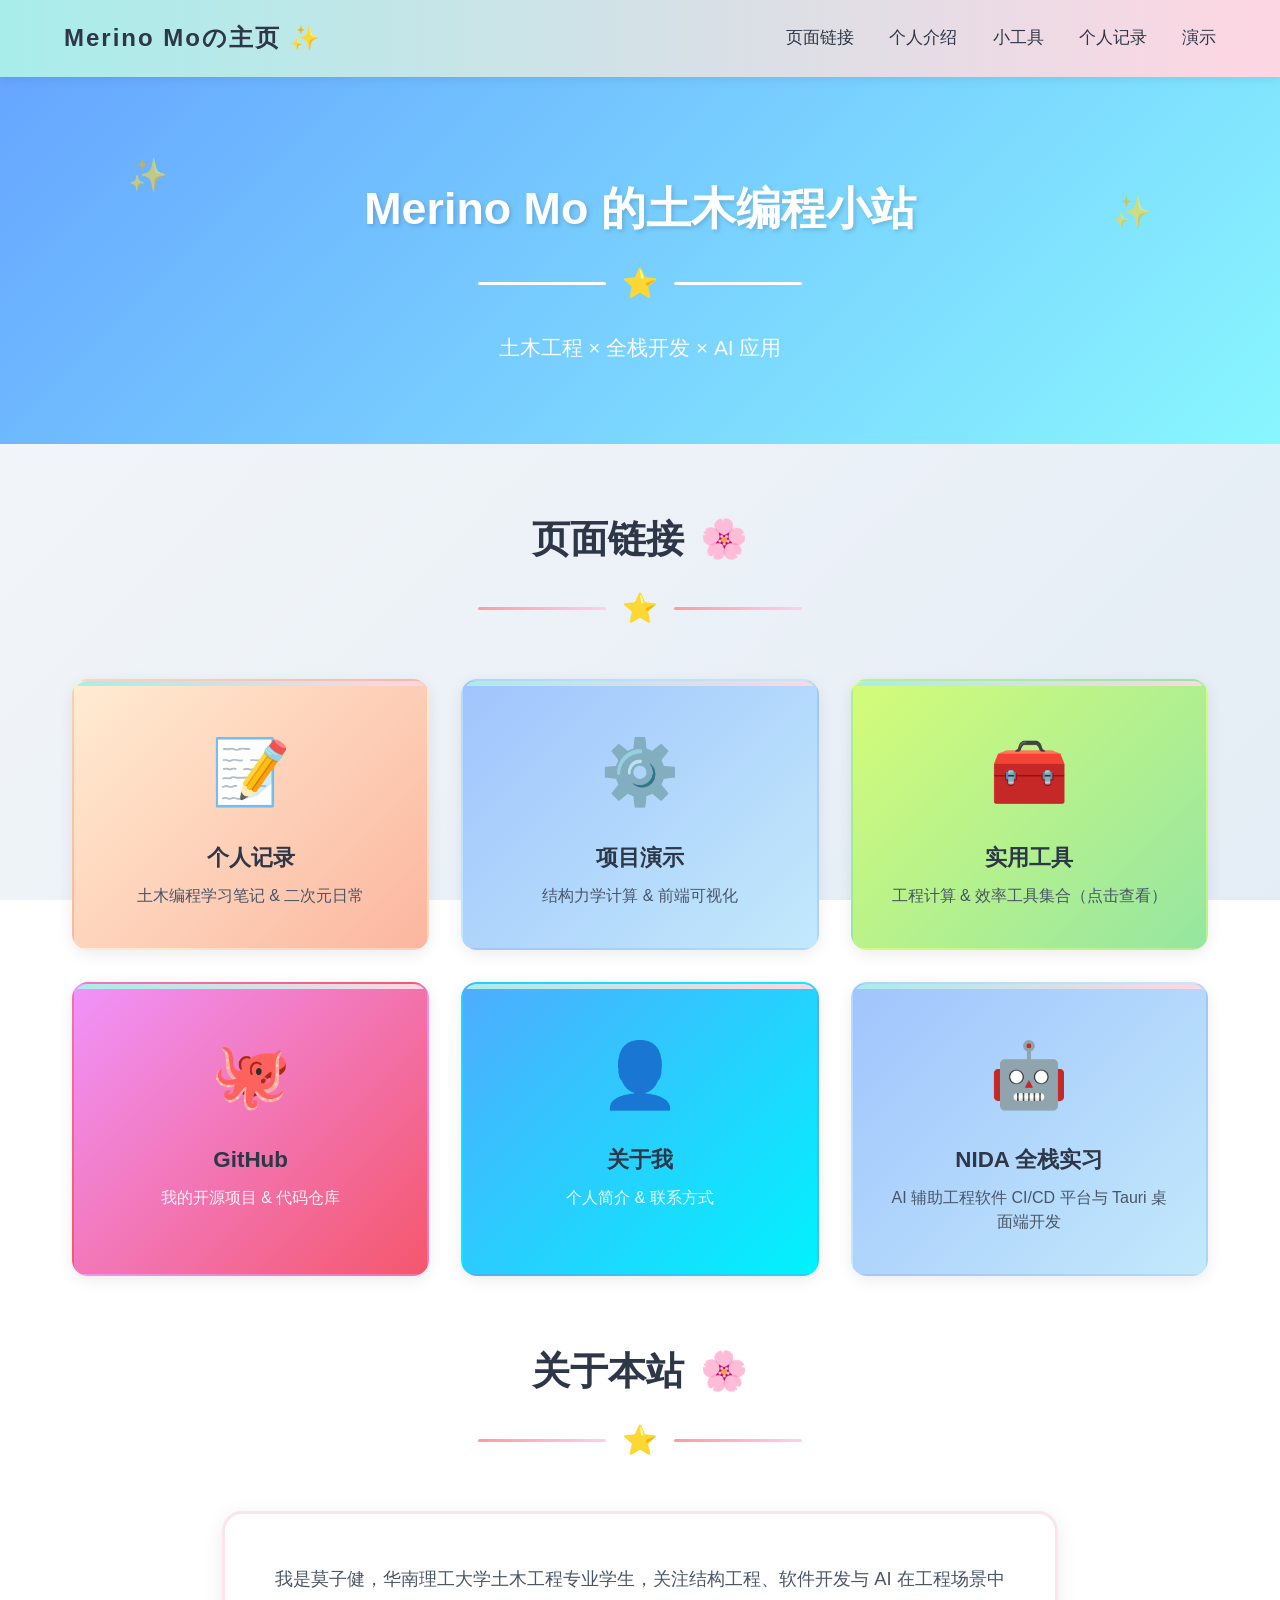
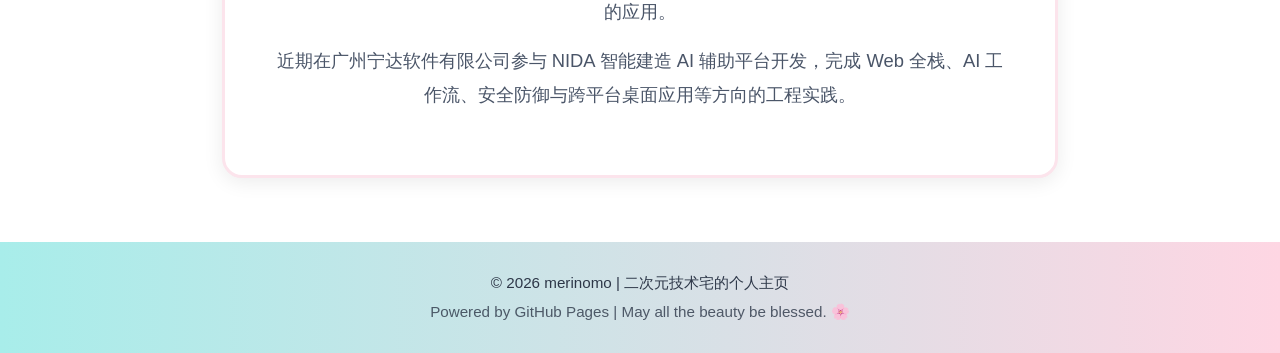
<file: index.html>
<!DOCTYPE html>
<html lang="zh-CN">
<head>
    <meta charset="UTF-8">
    <link rel="icon" href="/favicon.svg" type="image/svg+xml">
    <meta name="description" content="Merino Mo 的个人主页 — 土木工程、全栈开发与 AI 应用实践">
    <meta name="keywords" content="merinomo, f17tm22, 土木工程, 全栈开发, AI 应用, 结构分析">
    <meta name="viewport" content="width=device-width, initial-scale=1.0">
    <link rel="stylesheet" href="assets/css/style.css">
    <title>merinomo | 二次元技术宅的个人主页</title>
    <style>
        .navbar-links a:hover {
            color: #ff6b9d;
            transform: translateY(-2px);
        }

        /* Banner 区域 - 二次元马卡龙背景 */
        .banner {
            background: linear-gradient(135deg, #66a6ff 0%, #89f7fe 100%);
            color: white;
            padding: 5rem 2rem;
            text-align: center;
            position: relative;
            overflow: hidden;
        }

        /* 二次元装饰元素 */
        .banner::before, .banner::after {
            content: "✨";
            position: absolute;
            font-size: 2rem;
            opacity: 0.6;
            animation: float 6s ease-in-out infinite;
        }
        .banner::before { top: 20%; left: 10%; }
        .banner::after { top: 30%; right: 10%; animation-delay: 3s; }

        @keyframes float {
            0%, 100% { transform: translateY(0) rotate(0deg); }
            50% { transform: translateY(-20px) rotate(180deg); }
        }

        .banner-icon {
            font-size: 8rem;
            margin-bottom: 1rem;
            opacity: 0.95;
            animation: bounce 2s ease-in-out infinite;
        }

        @keyframes bounce {
            0%, 100% { transform: translateY(0); }
            50% { transform: translateY(-10px); }
        }

        .banner h1 {
            font-size: 2.8rem;
            font-weight: 700;
            margin-bottom: 1rem;
            text-shadow: 2px 2px 4px rgba(0,0,0,0.15);
        }

        .banner-divider {
            display: flex;
            align-items: center;
            justify-content: center;
            gap: 1rem;
            margin-bottom: 1.5rem;
        }

        .banner-divider-line {
            width: 8rem;
            height: 3px;
            background-color: white;
            border-radius: 2px;
        }

        .banner-divider-star {
            font-size: 1.8rem;
            animation: spin 4s linear infinite;
        }

        @keyframes spin {
            from { transform: rotate(0deg); }
            to { transform: rotate(360deg); }
        }

        .banner-subtitle {
            font-size: 1.3rem;
            opacity: 0.95;
            font-weight: 500;
        }

        /* 页面链接区域 */
        .links-section {
            max-width: 1200px;
            margin: 4rem auto;
            padding: 0 2rem;
        }

        .section-title {
            text-align: center;
            font-size: 2.4rem;
            font-weight: 700;
            color: #2d3748;
            margin-bottom: 1rem;
            position: relative;
        }

        .section-title::after {
            content: "🌸";
            margin-left: 1rem;
        }

        .section-divider {
            display: flex;
            align-items: center;
            justify-content: center;
            gap: 1rem;
            margin-bottom: 3rem;
        }

        .section-divider-line {
            width: 8rem;
            height: 3px;
            background: linear-gradient(90deg, #ff9a9e 0%, #fecfef 100%);
            border-radius: 2px;
        }

        .section-divider-star {
            font-size: 1.8rem;
            color: #ff6b9d;
        }

        .links-grid {
            display: grid;
            grid-template-columns: repeat(auto-fit, minmax(280px, 1fr));
            gap: 2rem;
        }

        .link-card {
            background: white;
            border-radius: 16px;
            padding: 2.5rem 2rem;
            text-align: center;
            text-decoration: none;
            color: #333;
            transition: all 0.4s cubic-bezier(0.175, 0.885, 0.32, 1.275);
            position: relative;
            overflow: hidden;
            box-shadow: 0 4px 15px rgba(0,0,0,0.08);
            border: 2px solid transparent;
        }

        .link-card::before {
            content: "";
            position: absolute;
            top: 0;
            left: 0;
            width: 100%;
            height: 5px;
            background: linear-gradient(90deg, #a8edea 0%, #fed6e3 100%);
        }

        .link-card:hover {
            transform: translateY(-8px) scale(1.02);
            box-shadow: 0 12px 30px rgba(0,0,0,0.15);
            border-color: #ffd1e3;
        }

        .link-card-icon {
            font-size: 4rem;
            margin-bottom: 1rem;
            transition: transform 0.3s ease;
        }

        .link-card:hover .link-card-icon {
            transform: rotate(10deg) scale(1.1);
        }

        .link-card-title {
            font-size: 1.4rem;
            font-weight: 600;
            margin-bottom: 0.5rem;
            color: #2d3748;
        }

        .link-card-desc {
            font-size: 1rem;
            color: #718096;
            line-height: 1.5;
        }

        /* 卡片专属二次元配色 */
        .card-1 { background: linear-gradient(135deg, #ffecd2 0%, #fcb69f 100%); color: #2d3748; }
        .card-2 { background: linear-gradient(135deg, #a1c4fd 0%, #c2e9fb 100%); color: #2d3748; }
        .card-3 { background: linear-gradient(135deg, #d4fc79 0%, #96e6a1 100%); color: #2d3748; }
        .card-4 { background: linear-gradient(135deg, #f093fb 0%, #f5576c 100%); color: white; }
        .card-5 { background: linear-gradient(135deg, #4facfe 0%, #00f2fe 100%); color: white; }
        .card-6 { background: linear-gradient(135deg, #fa709a 0%, #fee140 100%); color: #2d3748; }

        .card-1 .link-card-desc { color: #4a5568; }
        .card-2 .link-card-desc { color: #4a5568; }
        .card-3 .link-card-desc { color: #4a5568; }
        .card-4 .link-card-desc { color: rgba(255,255,255,0.9); }
        .card-5 .link-card-desc { color: rgba(255,255,255,0.9); }
        .card-6 .link-card-desc { color: #4a5568; }

        /* 关于我区域 */
        .about-section {
            max-width: 900px;
            margin: 0 auto 4rem;
            padding: 0 2rem;
            text-align: center;
        }

        .about-content {
            background: white;
            padding: 3rem;
            border-radius: 20px;
            box-shadow: 0 4px 20px rgba(0,0,0,0.08);
            border: 3px solid #fce4ec;
        }

        .about-content p {
            font-size: 1.15rem;
            line-height: 1.8;
            color: #4a5568;
            margin-bottom: 1rem;
        }

        /* 响应式适配 */
        @media (max-width: 768px) {
            .banner h1 {
                font-size: 2rem;
            }
            .banner-icon {
                font-size: 5rem;
            }
            .section-title {
                font-size: 1.8rem;
            }
            .about-content {
                padding: 2rem 1.5rem;
            }
        }
    </style>
</head>
<body>

<!-- 导航栏 -->
<nav class="navbar">
    <div class="navbar-brand">Merino Moの主页 ✨</div>
    <div class="navbar-links">
        <a href="#links">页面链接</a>
        <a href="pages/resume.html">个人介绍</a>
        <a href="pages/tools.html">小工具</a>
        <a href="pages/blog.html">个人记录</a>
        <a href="pages/demo.html">演示</a>
    </div>
</nav>

<!-- Banner 区域 -->
<section class="banner">
    <div class="banner-icon"></div>
    <h1>Merino Mo 的土木编程小站</h1>
    <div class="banner-divider">
        <div class="banner-divider-line"></div>
        <div class="banner-divider-star">⭐</div>
        <div class="banner-divider-line"></div>
    </div>
    <p class="banner-subtitle">土木工程 × 全栈开发 × AI 应用</p>
</section>

<!-- 页面链接区域 -->
<section class="links-section" id="links">
    <h2 class="section-title">页面链接</h2>
    <div class="section-divider">
        <div class="section-divider-line"></div>
        <div class="section-divider-star">⭐</div>
        <div class="section-divider-line"></div>
    </div>

    <div class="links-grid">
        <!-- 卡片1：技术博客 -->
        <a href="pages/blog.html" class="link-card card-1">
            <div class="link-card-icon">📝</div>
            <div class="link-card-title">个人记录</div>
            <div class="link-card-desc">土木编程学习笔记 & 二次元日常</div>
        </a>

        <!-- 卡片2：项目演示 -->
        <a href="pages/demo.html" class="link-card card-2">
            <div class="link-card-icon">⚙️</div>
            <div class="link-card-title">项目演示</div>
            <div class="link-card-desc">结构力学计算 & 前端可视化</div>
        </a>

        <!-- 卡片3：实用工具 -->
        <a href="pages/tools.html" class="link-card card-3">
            <div class="link-card-icon">🧰</div>
            <div class="link-card-title">实用工具</div>
            <div class="link-card-desc">工程计算 & 效率工具集合（点击查看）</div>
        </a>

        <!-- 卡片4：GitHub -->
        <a href="https://github.com/f17tm22" class="link-card card-4">
            <div class="link-card-icon">🐙</div>
            <div class="link-card-title">GitHub</div>
            <div class="link-card-desc">我的开源项目 & 代码仓库</div>
        </a>

        <!-- 卡片5：关于我 -->
        <a href="pages/resume.html" class="link-card card-5">
            <div class="link-card-icon">👤</div>
            <div class="link-card-title">关于我</div>
            <div class="link-card-desc">个人简介 & 联系方式</div>
        </a>

        <!-- 卡片6：NIDA 实习项目 -->
        <a href="pages/resume.html#experience" class="link-card card-2">
            <div class="link-card-icon">🤖</div>
            <div class="link-card-title">NIDA 全栈实习</div>
            <div class="link-card-desc">AI 辅助工程软件 CI/CD 平台与 Tauri 桌面端开发</div>
        </a>
    </div>
</section>

<!-- 关于本站区域 -->
<section class="about-section" id="about">
    <h2 class="section-title">关于本站</h2>
    <div class="section-divider">
        <div class="section-divider-line"></div>
        <div class="section-divider-star">⭐</div>
        <div class="section-divider-line"></div>
    </div>
    <div class="about-content">
        <p>我是莫子健，华南理工大学土木工程专业学生，关注结构工程、软件开发与 AI 在工程场景中的应用。</p>
        <p>近期在广州宁达软件有限公司参与 NIDA 智能建造 AI 辅助平台开发，完成 Web 全栈、AI 工作流、安全防御与跨平台桌面应用等方向的工程实践。</p>
    </div>
</section>

<!-- 页脚 -->
<footer>
    <p class="copyright">© 2026 merinomo | 二次元技术宅的个人主页</p>
    <p style="opacity: 0.8;">Powered by GitHub Pages | May all the beauty be blessed. 🌸</p>
</footer>

</body>
</html>
</file>
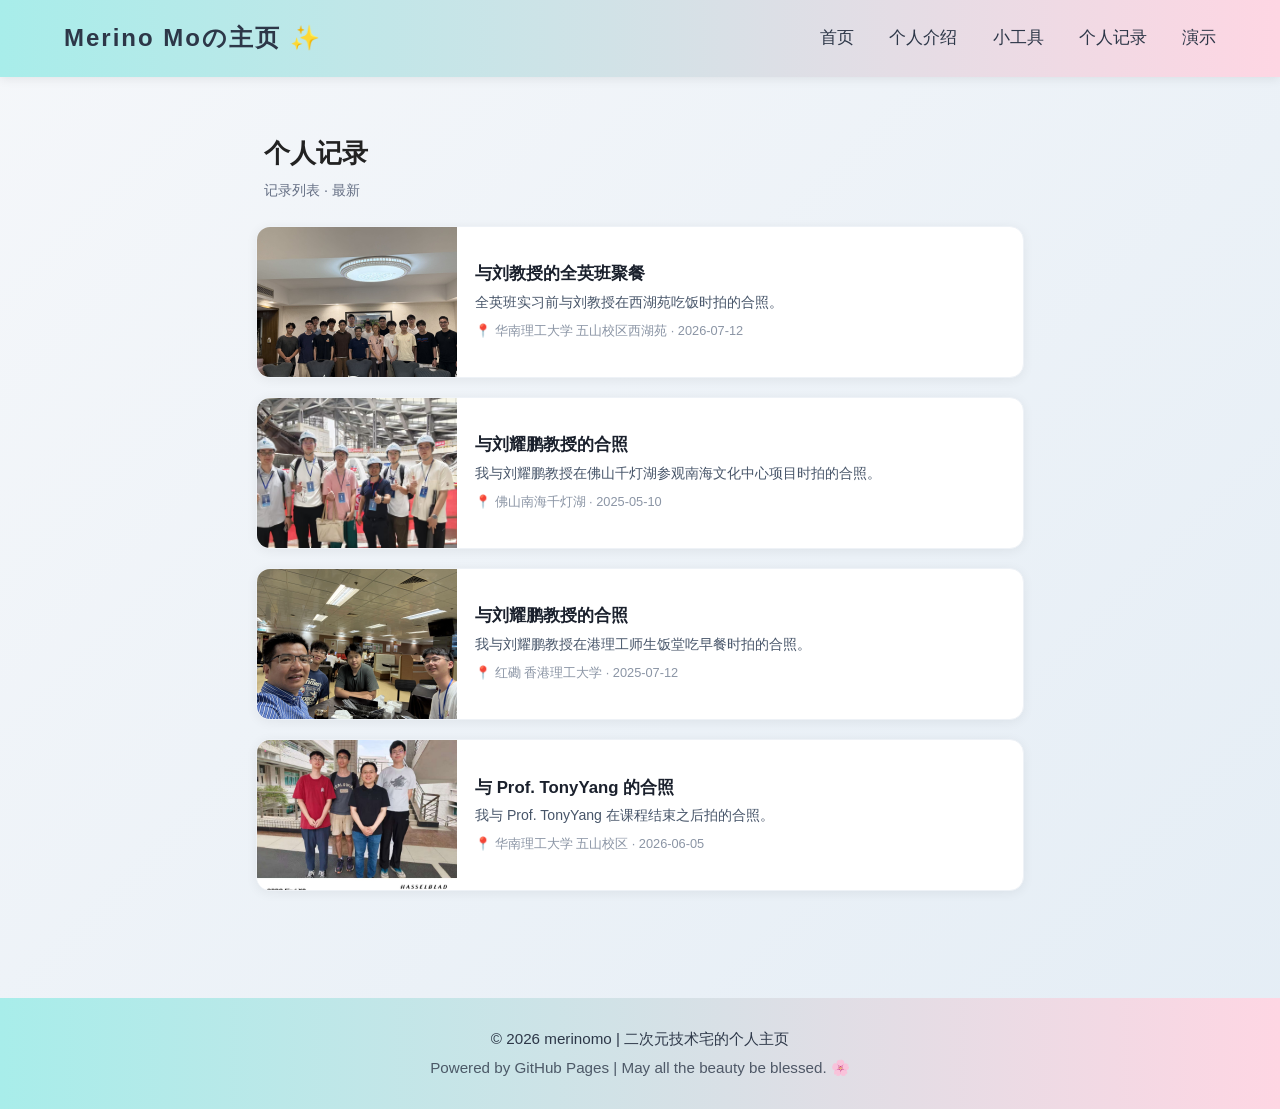
<file: pages/blog.html>
<!DOCTYPE html>
<html lang="zh-CN">
<head>
  <meta charset="utf-8">
  <link rel="icon" href="/favicon.svg" type="image/svg+xml">
  <meta name="description" content="个人记录 — 土木编程学习笔记与二次元日常">
  <meta name="keywords" content="博客, 学习笔记, 土木编程, 二次元">
  <meta name="viewport" content="width=device-width,initial-scale=1">
  <title>个人记录 — merinomo</title>
  <link rel="stylesheet" href="../assets/css/style.css">
  <style>
    body {
      font-family: -apple-system, BlinkMacSystemFont, "Segoe UI", Roboto, "PingFang SC", "Microsoft YaHei", sans-serif;
      background: linear-gradient(135deg, #f5f7fa 0%, #e4edf5 100%);
      color: #222;
      margin: 0;
      padding: 0;
    }

    .container {
      max-width: 800px;
      margin: 2rem auto;
      padding: 1.5rem 1rem;
    }

    .page-title {
      font-size: 1.6rem;
      font-weight: 700;
      margin-bottom: 0.3rem;
      padding: 0 0.5rem;
    }

    .page-meta {
      color: #667085;
      font-size: 0.9rem;
      margin-bottom: 1.5rem;
      padding: 0 0.5rem;
    }

    /* ── 记录卡片 ── */
    .record-card {
      background: #fff;
      border-radius: 14px;
      box-shadow: 0 2px 12px rgba(0,0,0,0.06);
      margin-bottom: 1.2rem;
      overflow: hidden;
      border: 1px solid #eef2f7;
      transition: box-shadow 0.25s ease;
    }

    .record-card:hover {
      box-shadow: 0 6px 24px rgba(0,0,0,0.10);
    }

    .record-card a {
      text-decoration: none;
      color: inherit;
      display: flex;
      gap: 0;
    }

    /* 图片区域 - 固定宽高比 + 裁剪 */
    .record-thumb {
      width: 200px;
      min-width: 200px;
      height: 150px;
      overflow: hidden;
      flex-shrink: 0;
      background: #f0f2f5;
    }

    .record-thumb img {
      width: 100%;
      height: 100%;
      object-fit: cover;
      display: block;
      transition: transform 0.3s ease;
    }

    .record-card:hover .record-thumb img {
      transform: scale(1.08);
    }

    /* 文字区域 */
    .record-info {
      flex: 1;
      padding: 14px 18px;
      display: flex;
      flex-direction: column;
      justify-content: center;
      min-width: 0;
    }

    .record-info h2 {
      font-size: 1.05rem;
      font-weight: 600;
      margin: 0 0 6px;
      color: #1a202c;
      line-height: 1.4;
    }

    .record-info .desc {
      font-size: 0.88rem;
      color: #475569;
      margin: 0 0 8px;
      line-height: 1.5;
      display: -webkit-box;
      -webkit-line-clamp: 2;
      -webkit-box-orient: vertical;
      overflow: hidden;
    }

    .record-info .location {
      font-size: 0.8rem;
      color: #8b95a5;
      display: flex;
      align-items: center;
      gap: 4px;
    }

    /* ── 响应式 ── */
    @media (max-width: 600px) {
      .container {
        padding: 1rem 0.8rem;
      }

      .record-card a {
        flex-direction: column;
      }

      .record-thumb {
        width: 100%;
        min-width: 100%;
        height: 200px;
      }

      .record-info {
        padding: 12px 14px;
      }
    }
  </style>
</head>
<body>
  <nav class="navbar">
    <div class="navbar-brand"><a href="../index.html">Merino Moの主页 ✨</a></div>
    <div class="navbar-links">
      <a href="../index.html">首页</a>
      <a href="resume.html">个人介绍</a>
      <a href="tools.html">小工具</a>
      <a href="blog.html">个人记录</a>
      <a href="demo.html">演示</a>
    </div>
  </nav>

  <main class="container">
    <h1 class="page-title">个人记录</h1>
    <p class="page-meta">记录列表 · 最新</p>

    <article class="record-card">
      <a href="../assets/images/image4.jpg" target="_blank">
        <div class="record-thumb">
          <img src="../assets/images/image4.jpg" alt="全英班实习前与刘教授在西湖苑聚餐的合照。" loading="lazy">
        </div>
        <div class="record-info">
          <h2>与刘教授的全英班聚餐</h2>
          <p class="desc">全英班实习前与刘教授在西湖苑吃饭时拍的合照。</p>
          <span class="location">📍 华南理工大学 五山校区西湖苑 · 2026-07-12</span>
        </div>
      </a>
    </article>

    <article class="record-card">
      <a href="../assets/images/image2.jpg" target="_blank">
        <div class="record-thumb">
          <img src="../assets/images/image2.jpg" alt="我与刘耀鹏教授在佛山千灯湖参观南海文化中心项目时拍的合照。" loading="lazy">
        </div>
        <div class="record-info">
          <h2>与刘耀鹏教授的合照</h2>
          <p class="desc">我与刘耀鹏教授在佛山千灯湖参观南海文化中心项目时拍的合照。</p>
          <span class="location">📍 佛山南海千灯湖 · 2025-05-10</span>
        </div>
      </a>
    </article>

    <article class="record-card">
      <a href="../assets/images/image3.jpg" target="_blank">
        <div class="record-thumb">
          <img src="../assets/images/image3.jpg" alt="我与刘耀鹏教授在港理工师生饭堂吃早餐时拍的合照。" loading="lazy">
        </div>
        <div class="record-info">
          <h2>与刘耀鹏教授的合照</h2>
          <p class="desc">我与刘耀鹏教授在港理工师生饭堂吃早餐时拍的合照。</p>
          <span class="location">📍 红磡 香港理工大学 · 2025-07-12</span>
        </div>
      </a>
    </article>

    <article class="record-card">
      <a href="../assets/images/image1.jpg" target="_blank">
        <div class="record-thumb">
          <img src="../assets/images/image1.jpg" alt="我与 TonyYang 的合照（华南理工大学五山校区，2026年6月5日）" loading="lazy">
        </div>
        <div class="record-info">
          <h2>与 Prof. TonyYang 的合照</h2>
          <p class="desc">我与 Prof. TonyYang 在课程结束之后拍的合照。</p>
          <span class="location">📍 华南理工大学 五山校区 · 2026-06-05</span>
        </div>
      </a>
    </article>

  </main>

  <footer>
    <p class="copyright">© 2026 merinomo | 二次元技术宅的个人主页</p>
    <p style="opacity:0.8;">Powered by GitHub Pages | May all the beauty be blessed. 🌸</p>
  </footer>
</body>
</html>
</file>
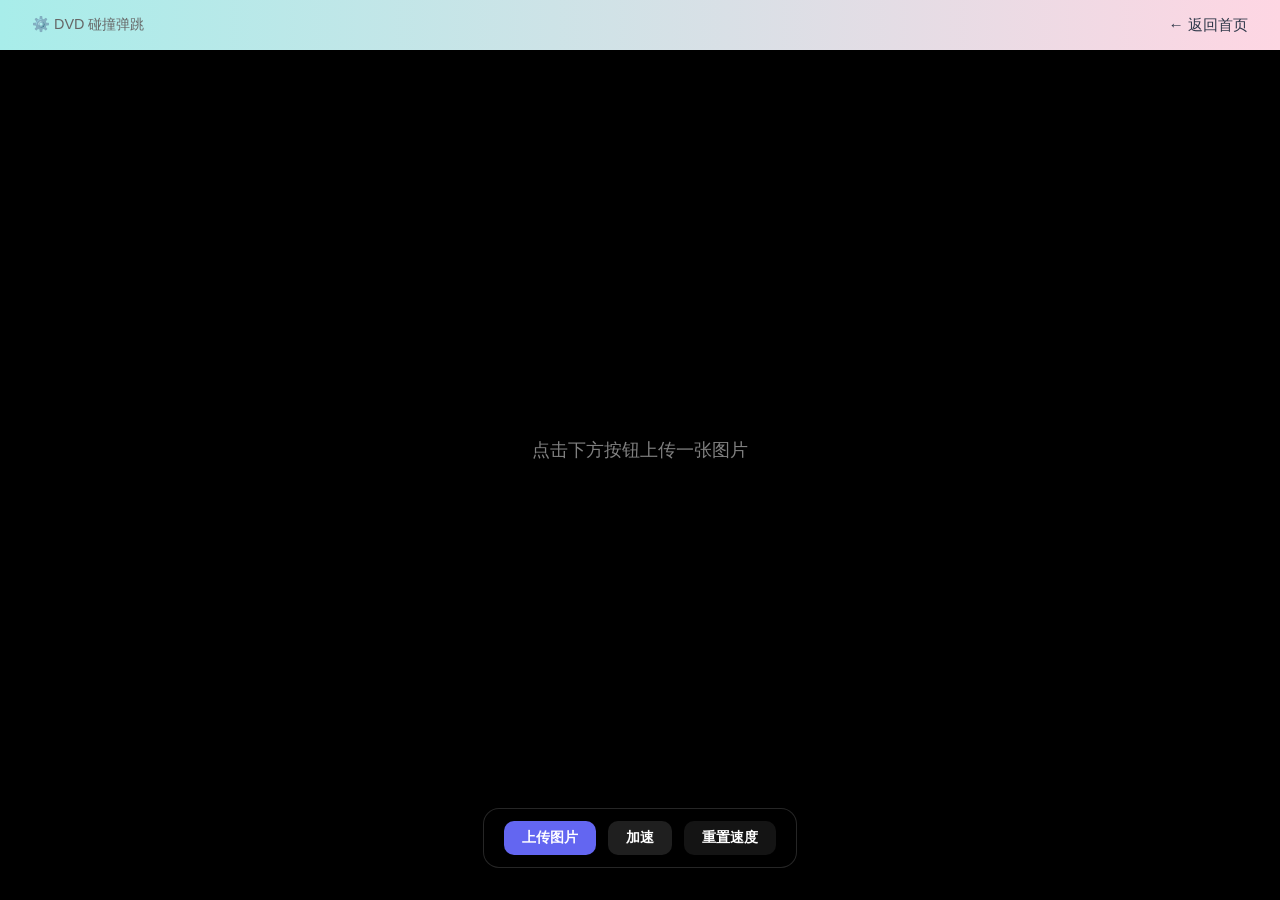
<file: pages/demo.html>
<!DOCTYPE html>
<html lang="zh-CN">
<head>
    <meta charset="UTF-8">
    <link rel="icon" href="/favicon.svg" type="image/svg+xml">
    <meta name="viewport" content="width=device-width, initial-scale=1.0">
    <title>DVD 碰撞弹跳</title>
    <link rel="stylesheet" href="../assets/css/style.css">
    <style>
        * {
            margin: 0;
            padding: 0;
            box-sizing: border-box;
        }

        body {
            width: 100vw;
            height: 100vh;
            overflow: hidden;
            background: #000;
            font-family: 'Segoe UI', 'PingFang SC', sans-serif;
        }

        canvas {
            display: block;
            position: fixed;
            top: 0;
            left: 0;
        }

        .controls {
            position: fixed;
            bottom: 32px;
            left: 50%;
            transform: translateX(-50%);
            display: flex;
            gap: 12px;
            z-index: 10;
            background: rgba(0, 0, 0, 0.75);
            backdrop-filter: blur(12px);
            padding: 12px 20px;
            border-radius: 16px;
            border: 1px solid rgba(255, 255, 255, 0.15);
        }

        .btn {
            padding: 8px 18px;
            border: none;
            border-radius: 10px;
            font-size: 14px;
            cursor: pointer;
            font-weight: 600;
            transition: all 0.2s ease;
            color: #fff;
        }

        .btn-upload {
            background: #6366f1;
        }
        .btn-upload:hover {
            background: #4f46e5;
        }

        .btn-speed {
            background: rgba(255, 255, 255, 0.12);
        }
        .btn-speed:hover {
            background: rgba(255, 255, 255, 0.22);
        }

        .btn-reset {
            background: rgba(255, 255, 255, 0.08);
        }
        .btn-reset:hover {
            background: rgba(255, 255, 255, 0.18);
        }

        .file-input {
            display: none;
        }

        .hint {
            position: fixed;
            top: 50%;
            left: 50%;
            transform: translate(-50%, -50%);
            color: rgba(255, 255, 255, 0.5);
            font-size: 18px;
            pointer-events: none;
            transition: opacity 0.5s ease;
        }
    </style>
</head>
<body>
    <div class="site-bar">
        <span>⚙️ DVD 碰撞弹跳</span>
        <a href="../index.html">← 返回首页</a>
    </div>
    <canvas id="canvas"></canvas>
    <div class="hint" id="hint">点击下方按钮上传一张图片</div>

    <div class="controls">
        <input type="file" class="file-input" id="fileInput" accept="image/*">
        <button class="btn btn-upload" id="btnUpload">上传图片</button>
        <button class="btn btn-speed" id="btnSpeed">加速</button>
        <button class="btn btn-reset" id="btnReset">重置速度</button>
    </div>

    <script>
        (function () {
            const canvas = document.getElementById('canvas');
            const ctx = canvas.getContext('2d');
            const hint = document.getElementById('hint');
            const fileInput = document.getElementById('fileInput');

            let img = null;
            let imgW = 0;
            let imgH = 0;

            // 缩放系数: 图片占屏幕的 ? 比例
            const SCALE_RATIO = 0.18;

            // 当前位置 (左上角)
            let x = 0;
            let y = 0;

            // 速度 (像素/秒)
            const BASE_SPEED = 280;
            let speedMultiplier = 1;
            let vx = 0;
            let vy = 0;

            // 时间追踪
            let lastTime = 0;

            function resize() {
                canvas.width = window.innerWidth;
                canvas.height = window.innerHeight;

                // 重新计算图片尺寸
                if (img) {
                    const scale = Math.min(
                        (canvas.width * SCALE_RATIO) / img.width,
                        (canvas.height * SCALE_RATIO) / img.height
                    );
                    imgW = img.width * scale;
                    imgH = img.height * scale;
                }

                // 如果当前位置超出新边界，拉回来
                clampPosition();
            }

            function clampPosition() {
                const maxX = canvas.width - imgW;
                const maxY = canvas.height - imgH;
                if (x < 0) x = 0;
                if (y < 0) y = 0;
                if (imgW > 0 && x > maxX) x = maxX;
                if (imgH > 0 && y > maxY) y = maxY;
            }

            function initVelocity() {
                const speed = BASE_SPEED * speedMultiplier;
                const angle = Math.random() * Math.PI * 2;
                vx = Math.cos(angle) * speed;
                vy = Math.sin(angle) * speed;

                // 避免过于水平或垂直
                const minRatio = 0.25;
                if (Math.abs(vy) < Math.abs(vx) * minRatio) {
                    vy = (vy >= 0 ? 1 : -1) * Math.abs(vx) * minRatio;
                }
                if (Math.abs(vx) < Math.abs(vy) * minRatio) {
                    vx = (vx >= 0 ? 1 : -1) * Math.abs(vy) * minRatio;
                }
            }

            function loadImage(file) {
                const reader = new FileReader();
                reader.onload = function (e) {
                    const image = new Image();
                    image.onload = function () {
                        img = image;

                        const scale = Math.min(
                            (canvas.width * SCALE_RATIO) / img.width,
                            (canvas.height * SCALE_RATIO) / img.height
                        );
                        imgW = img.width * scale;
                        imgH = img.height * scale;

                        // 随机初始位置
                        x = Math.random() * (canvas.width - imgW);
                        y = Math.random() * (canvas.height - imgH);

                        initVelocity();
                        hint.style.opacity = '0';
                    };
                    image.src = e.target.result;
                };
                reader.readAsDataURL(file);
            }

            function update(dt) {
                if (!img) return;

                // dt 上限防止大跳帧
                const capped = Math.min(dt, 0.1);

                x += vx * capped;
                y += vy * capped;

                let bounced = false;

                // 左右碰撞
                if (x <= 0) {
                    x = 0;
                    vx = Math.abs(vx);
                    bounced = true;
                } else if (x + imgW >= canvas.width) {
                    x = canvas.width - imgW;
                    vx = -Math.abs(vx);
                    bounced = true;
                }

                // 上下碰撞
                if (y <= 0) {
                    y = 0;
                    vy = Math.abs(vy);
                    bounced = true;
                } else if (y + imgH >= canvas.height) {
                    y = canvas.height - imgH;
                    vy = -Math.abs(vy);
                    bounced = true;
                }

                // 碰撞时微调角度避免卡边缘死循环
                if (bounced) {
                    const tinyJitter = (Math.random() - 0.5) * 0.3;
                    const angle = Math.atan2(vy, vx) + tinyJitter;
                    const speed = BASE_SPEED * speedMultiplier;
                    vx = Math.cos(angle) * speed;
                    vy = Math.sin(angle) * speed;
                }
            }

            function draw() {
                ctx.clearRect(0, 0, canvas.width, canvas.height);

                if (img) {
                    ctx.drawImage(img, x, y, imgW, imgH);
                }
            }

            function loop(timestamp) {
                if (lastTime === 0) lastTime = timestamp;
                const dt = (timestamp - lastTime) / 1000;
                lastTime = timestamp;

                update(dt);
                draw();

                requestAnimationFrame(loop);
            }

            // --- 事件绑定 ---

            document.getElementById('btnUpload').addEventListener('click', () => {
                fileInput.click();
            });

            fileInput.addEventListener('change', (e) => {
                if (e.target.files && e.target.files[0]) {
                    loadImage(e.target.files[0]);
                }
            });

            document.getElementById('btnSpeed').addEventListener('click', () => {
                speedMultiplier += 0.5;
                if (speedMultiplier > 5) speedMultiplier = 5;
                // 保持当前方向，仅改速率
                const angle = Math.atan2(vy, vx);
                const speed = BASE_SPEED * speedMultiplier;
                vx = Math.cos(angle) * speed;
                vy = Math.sin(angle) * speed;
            });

            document.getElementById('btnReset').addEventListener('click', () => {
                speedMultiplier = 1;
                const angle = Math.atan2(vy, vx);
                const speed = BASE_SPEED * speedMultiplier;
                vx = Math.cos(angle) * speed;
                vy = Math.sin(angle) * speed;
            });

            window.addEventListener('resize', resize);

            // 支持拖拽上传
            document.addEventListener('dragover', (e) => {
                e.preventDefault();
                e.stopPropagation();
            });
            document.addEventListener('drop', (e) => {
                e.preventDefault();
                e.stopPropagation();
                const file = e.dataTransfer.files[0];
                if (file && file.type.startsWith('image/')) {
                    loadImage(file);
                }
            });

            // 启动
            resize();
            requestAnimationFrame(loop);
        })();
    </script>
</body>
</html>
</file>
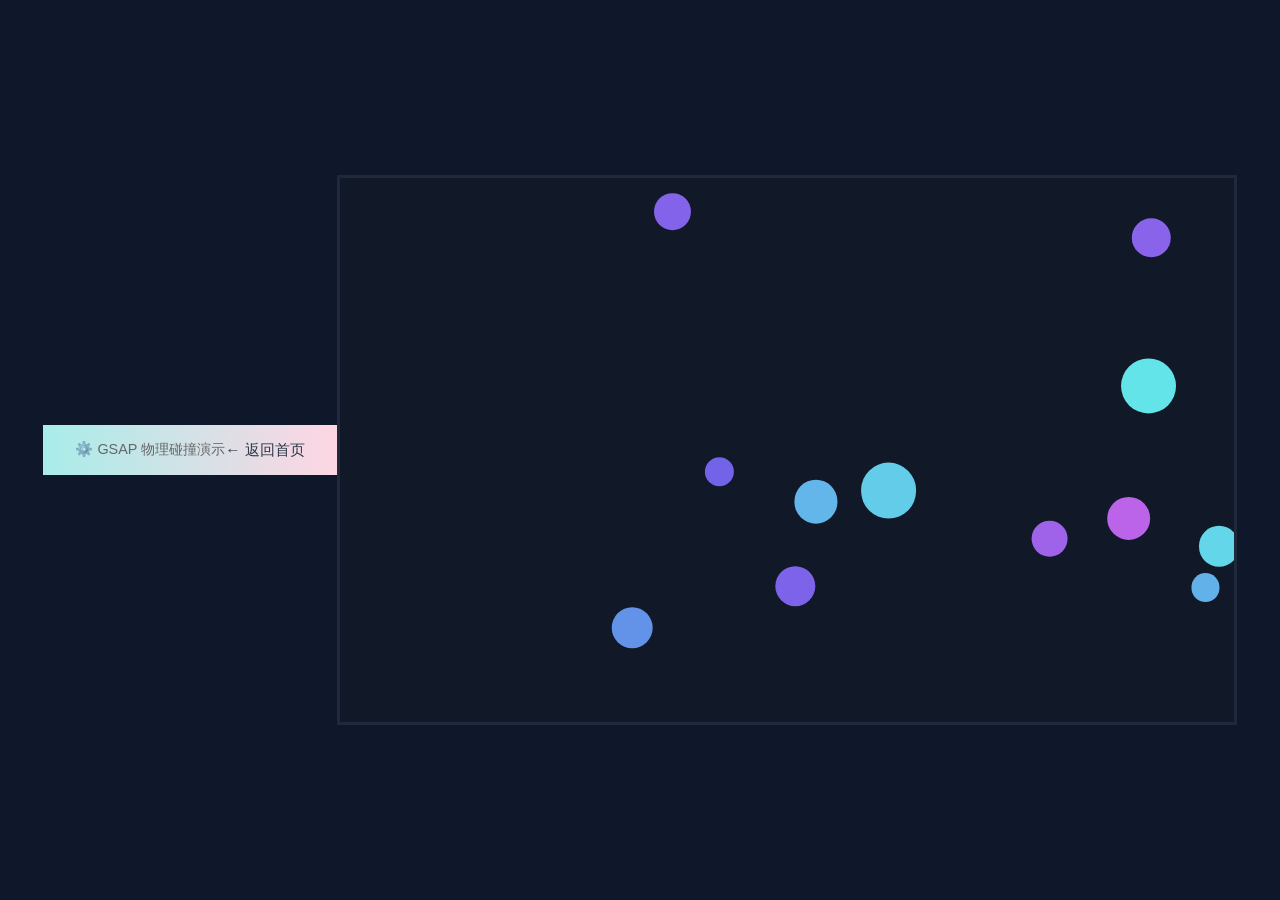
<file: pages/GSAP_demo.html>
<!DOCTYPE html>
<html lang="zh-CN">
<head>
<meta charset="UTF-8" />
<link rel="icon" href="/favicon.svg" type="image/svg+xml">
<title>GSAP 物理碰撞（已修复边缘BUG）</title>
<link rel="stylesheet" href="../assets/css/style.css">
<style>
  * { margin: 0; padding: 0; box-sizing: border-box; }
  body {
    background: #0f172a;
    display: flex;
    justify-content: center;
    align-items: center;
    min-height: 100vh;
    overflow: hidden;
  }
  .stage {
    position: relative;
    width: 900px;
    height: 550px;
    border: 3px solid #1e293b;
    background: #111827;
    overflow: hidden;
  }
  .ball {
    position: absolute;
    border-radius: 50%;
  }
</style>
</head>
<body>
<div class="site-bar">
    <span>⚙️ GSAP 物理碰撞演示</span>
    <a href="../index.html">← 返回首页</a>
</div>
<div class="stage" id="stage"></div>

<script src="https://cdn.jsdelivr.net/npm/gsap@3.12.5/dist/gsap.min.js"></script>
<script>
const stage = document.getElementById('stage');
const WIDTH = 900;
const HEIGHT = 550;
const balls = [];

class Ball {
  constructor(x, y, vx, vy, radius, color) {
    this.x = x;
    this.y = y;
    this.vx = vx;
    this.vy = vy;
    this.radius = radius;
    this.color = color;
    this.mass = radius * radius; // 质量与面积成正比

    const el = document.createElement('div');
    el.className = 'ball';
    el.style.width = radius * 2 + 'px';
    el.style.height = radius * 2 + 'px';
    el.style.background = color;
    this.el = el;
    stage.appendChild(el);
  }
  render() {
    gsap.set(this.el, { x: this.x - this.radius, y: this.y - this.radius });
  }
}

// 随机工具
function rand(min, max) {
  return Math.random() * (max - min) + min;
}

// 生成小球
for (let i = 0; i < 12; i++) {
  const r = rand(14, 30);
  balls.push(new Ball(
    rand(r, WIDTH - r),
    rand(r, HEIGHT - r),
    rand(-3, 3),
    rand(-3, 3),
    r,
    `hsl(${rand(170, 280)}, 75%, 65%)`
  ));
}

// 物理循环
gsap.ticker.add(update);

function update() {
  // ==============================================
  // 1. 移动 + 边界碰撞（修复：边缘碰墙，不是球心）
  // ==============================================
  for (const b of balls) {
    b.x += b.vx;
    b.y += b.vy;

    // 左边界
    if (b.x < b.radius) {
      b.x = b.radius;
      b.vx *= -0.95;
    }
    // 右边界
    if (b.x > WIDTH - b.radius) {
      b.x = WIDTH - b.radius;
      b.vx *= -0.95;
    }
    // 上边界
    if (b.y < b.radius) {
      b.y = b.radius;
      b.vy *= -0.95;
    }
    // 下边界
    if (b.y > HEIGHT - b.radius) {
      b.y = HEIGHT - b.radius;
      b.vy *= -0.95;
    }
  }

  // ==============================================
  // 2. 小球之间碰撞（动量守恒 + 正确位置分离）
  // ==============================================
  for (let i = 0; i < balls.length; i++) {
    for (let j = i + 1; j < balls.length; j++) {
      const b1 = balls[i];
      const b2 = balls[j];

      const dx = b2.x - b1.x;
      const dy = b2.y - b1.y;
      const dist = Math.hypot(dx, dy);
      const minDist = b1.radius + b2.radius;

      if (dist < minDist) {
        // 归一化碰撞法线
        const nx = dx / dist;
        const ny = dy / dist;

        // 相对速度
        const vx = b2.vx - b1.vx;
        const vy = b2.vy - b1.vy;
        const dot = vx * nx + vy * ny;

        // 正在靠近才处理
        if (dot > 0) continue;

        // 冲量
        const impulse = (2 * dot) / (b1.mass + b2.mass);
        b1.vx += impulse * b2.mass * nx;
        b1.vy += impulse * b2.mass * ny;
        b2.vx -= impulse * b1.mass * nx;
        b2.vy -= impulse * b1.mass * ny;

        // 位置分离，防止粘在一起
        const overlap = minDist - dist;
        const shiftX = overlap * nx * 0.5;
        const shiftY = overlap * ny * 0.5;
        b1.x -= shiftX;
        b1.y -= shiftY;
        b2.x += shiftX;
        b2.y += shiftY;
      }
    }
  }

  // 渲染
  balls.forEach(b => b.render());
}
</script>
</body>
</html>
</file>
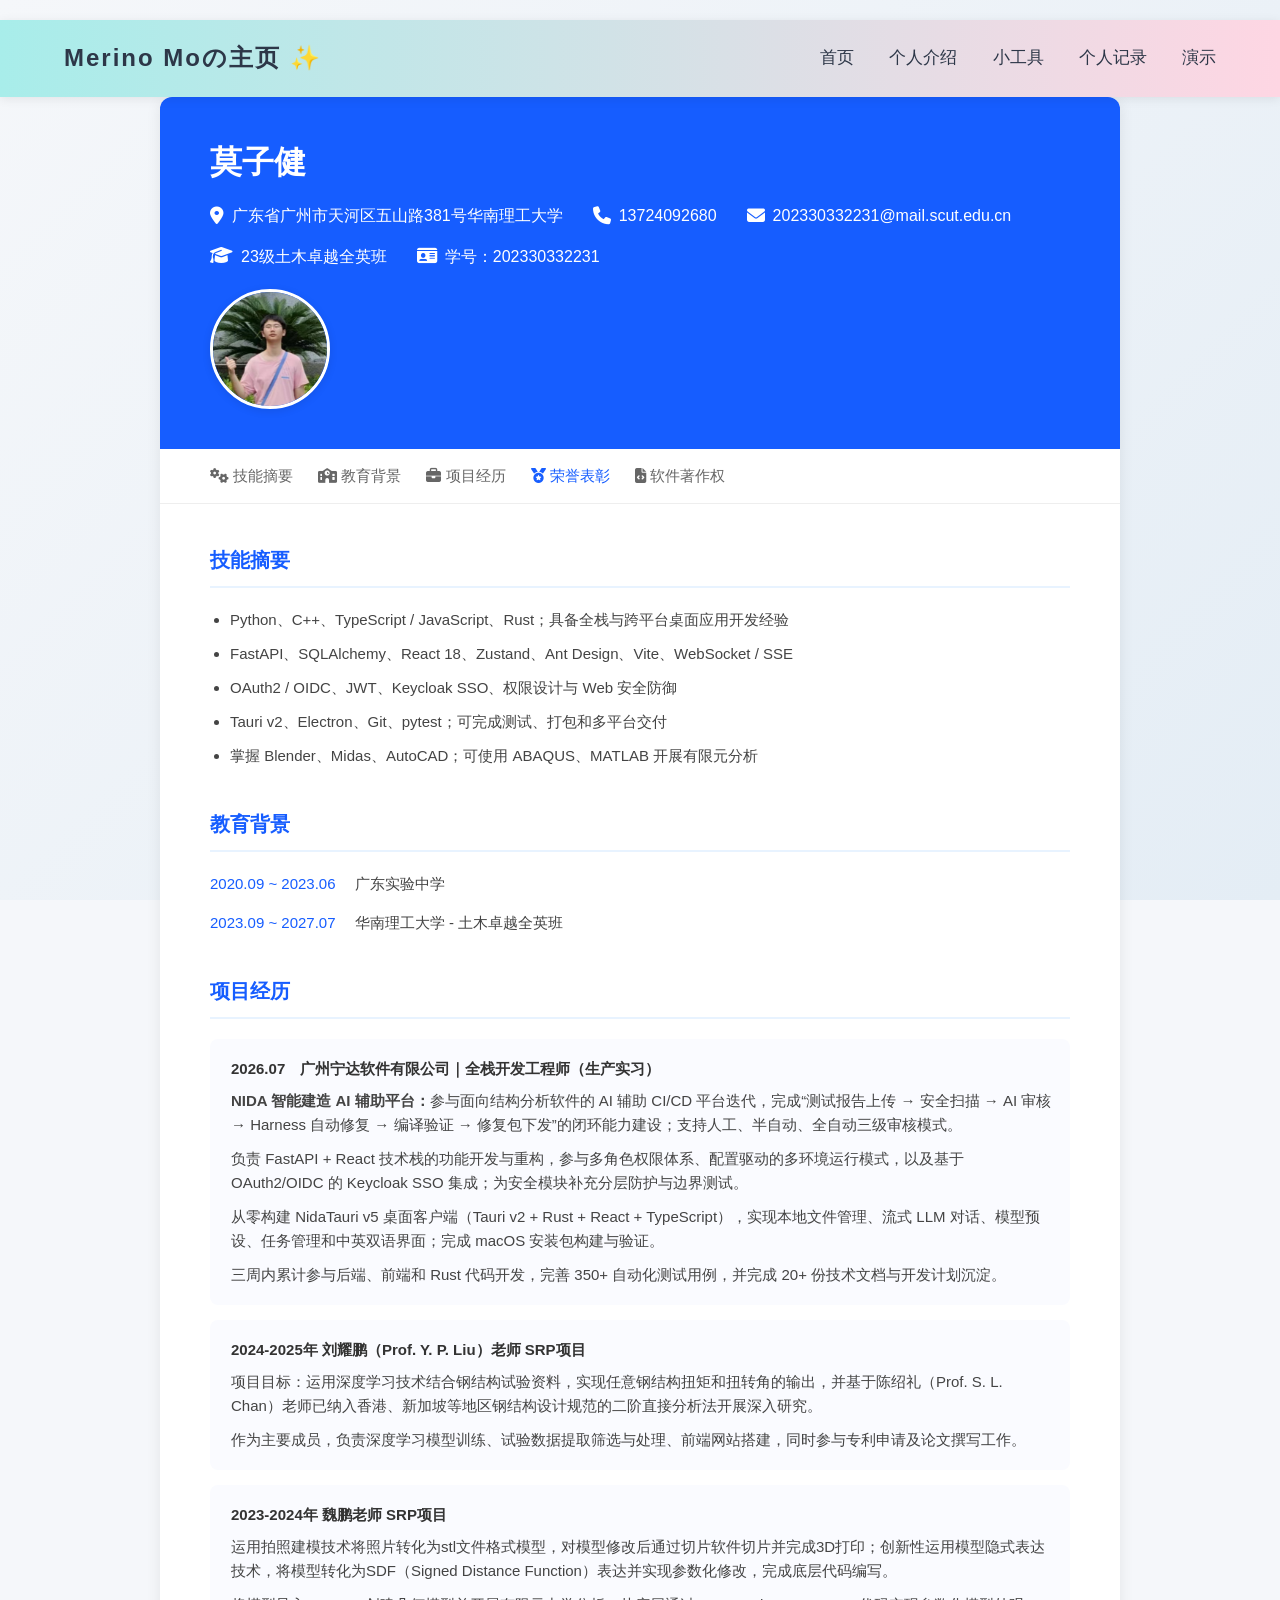
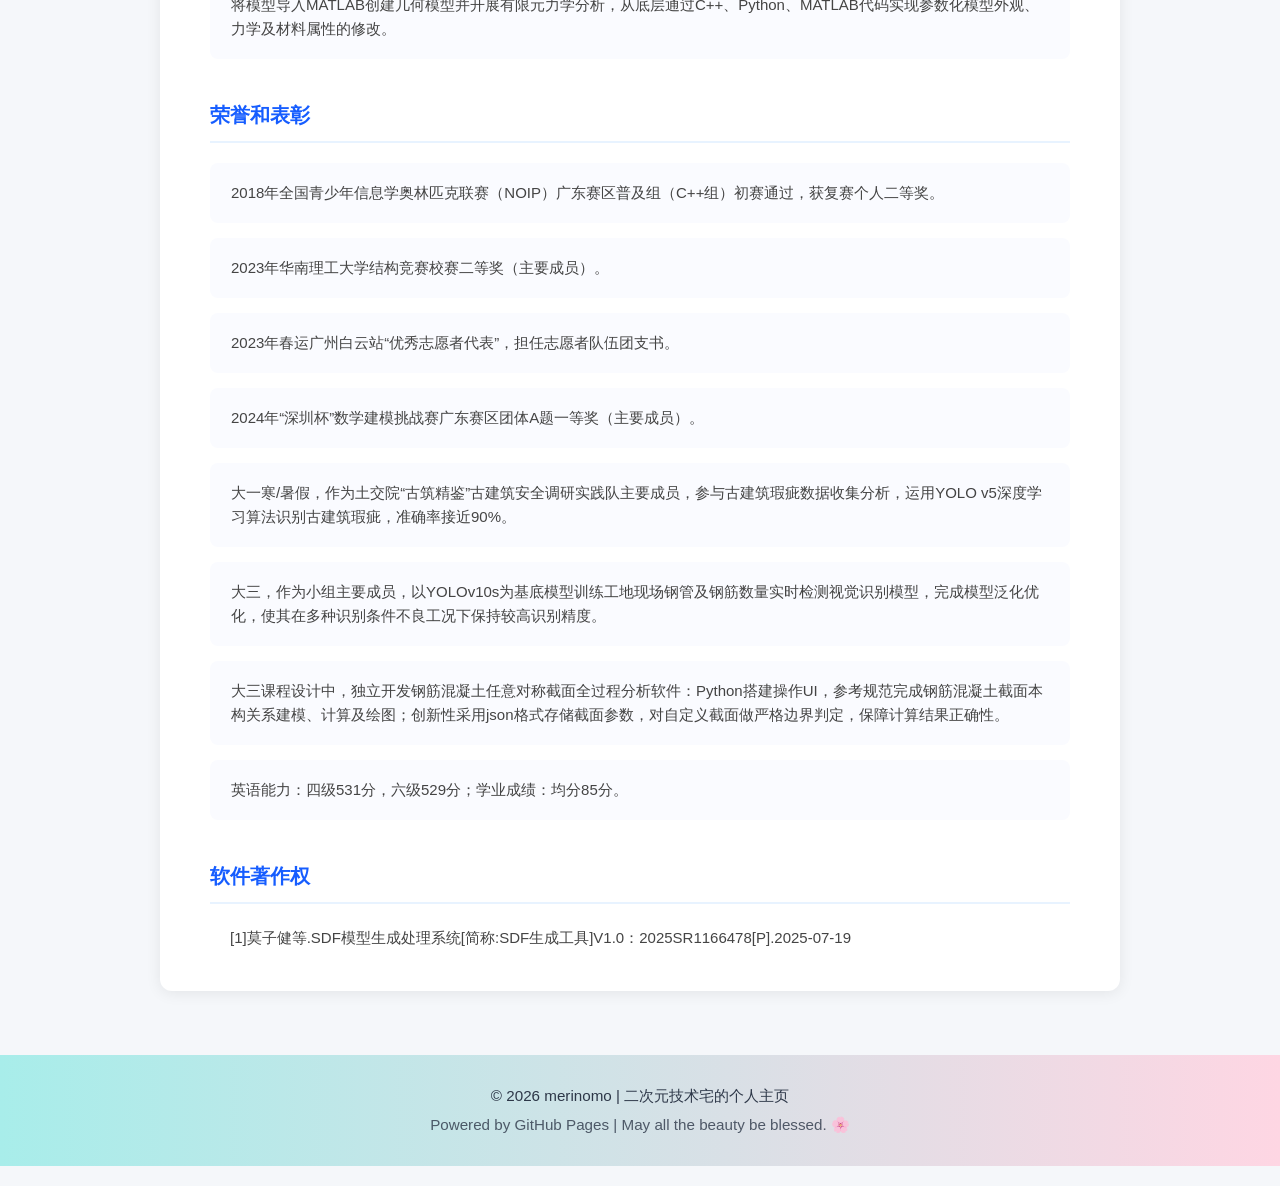
<file: pages/resume.html>
<!DOCTYPE html>
<html lang="zh-CN">
<head>
    <meta charset="UTF-8">
    <link rel="icon" href="/favicon.svg" type="image/svg+xml">
    <meta name="description" content="莫子健的个人简历 — 土木工程 / 全栈开发 / AI 工程应用">
    <meta name="keywords" content="简历, 土木工程, 全栈开发, AI 工程应用, 结构分析">
    <meta name="viewport" content="width=device-width, initial-scale=1.0">
    <title>莫子健 - 个人简历</title>
    <link rel="stylesheet" href="../assets/css/style.css">
    <style>
        /* 全局样式重置 */
        * {
            margin: 0;
            padding: 0;
            box-sizing: border-box;
            font-family: "Microsoft YaHei", "PingFang SC", "Helvetica Neue", sans-serif;
        }

        body {
            background-color: #f5f7fa;
            color: #333;
            line-height: 1.6;
            padding: 20px 0;
        }

        /* 容器样式 */
        .container {
            max-width: 1000px;
            margin: 0 auto;
            padding: 0 20px;
        }

        /* 简历主卡片 */
        .resume-card {
            background: #fff;
            border-radius: 12px;
            box-shadow: 0 2px 15px rgba(0, 0, 0, 0.08);
            overflow: hidden;
        }

        /* 头部个人信息 */
        .resume-header {
            background-color: #165DFF;
            color: #fff;
            padding: 40px 50px;
        }

        /* 头部内容容器：实现头像和文字左右分布、垂直居中 */
        .header-content {
            display: flex;
            align-items: center;
            justify-content: space-between;
            flex-wrap: wrap; /* 小屏自动换行，避免挤在一起 */
            gap: 20px; /* 头像和文字的间距，小屏生效 */
        }
        /* 个人头像样式：圆形+防变形+固定尺寸 */
        .avatar {
            width: 120px;
            height: 120px;
            border-radius: 50%; /* 核心：正方形变圆形 */
            object-fit: cover; /* 关键：照片自动裁剪居中，不拉伸变形 */
            flex-shrink: 0; /* 防止头像被压缩 */
            border: 3px solid #fff; /* 白色边框，和蓝色头部背景对比更美观 */
            box-shadow: 0 2px 8px rgba(0,0,0,0.1); /* 轻微阴影，提升层次感 */
        }
        /* 响应式：手机端头像变小，适配小屏 */
        @media (max-width: 768px) {
            .avatar {
                width: 80px;
                height: 80px;
                margin: 0 auto; /* 小屏头像居中显示 */
            }
        }

        .resume-header h1 {
            font-size: 32px;
            margin-bottom: 15px;
            font-weight: 700;
        }

        .info-list {
            list-style: none;
            display: flex;
            flex-wrap: wrap;
            gap: 15px 30px;
            font-size: 16px;
        }

        .info-list li {
            display: flex;
            align-items: center;
            gap: 8px;
        }

        .info-list li i {
            font-size: 18px;
        }

        /* 导航栏 */
        .resume-nav {
            padding: 15px 50px;
            border-bottom: 1px solid #eee;
            position: sticky;
            top: 0;
            background: #fff;
            z-index: 99;
            display: flex;
            gap: 25px;
            flex-wrap: wrap;
        }

        .resume-nav a {
            color: #666;
            text-decoration: none;
            font-size: 15px;
            transition: color 0.3s;
        }

        .resume-nav a:hover, .resume-nav a.active {
            color: #165DFF;
            font-weight: 500;
        }

        /* 主体内容 */
        .resume-body {
            padding: 40px 50px;
        }

        /* 通用板块样式 */
        .section {
            margin-bottom: 40px;
        }

        .section:last-child {
            margin-bottom: 0;
        }

        .section-title {
            font-size: 20px;
            color: #165DFF;
            margin-bottom: 20px;
            padding-bottom: 10px;
            border-bottom: 2px solid #e8f3ff;
            font-weight: 600;
        }

        .section-content {
            font-size: 15px;
            color: #444;
        }

        /* 技能摘要 */
        .skill-list {
            list-style: disc;
            padding-left: 20px;
            display: flex;
            flex-wrap: wrap;
            gap: 10px 20px;
        }

        /* 教育背景 */
        .edu-item {
            margin-bottom: 15px;
        }

        .edu-item .time {
            color: #165DFF;
            font-weight: 500;
            margin-right: 15px;
        }

        /* 经历/荣誉 卡片 */
        .exp-item, .honor-item {
            background: #fafbff;
            border-radius: 8px;
            padding: 18px;
            margin-bottom: 15px;
            transition: transform 0.3s, box-shadow 0.3s;
            border-left: 3px solid transparent;
        }

        .exp-item:hover, .honor-item:hover {
            transform: translateY(-5px);
            box-shadow: 0 5px 15px rgba(22, 93, 255, 0.1);
            border-left-color: #165DFF;
        }

        .exp-item .title, .honor-item .title {
            font-weight: 600;
            margin-bottom: 8px;
            color: #333;
        }

        .exp-item p {
            margin-bottom: 10px;
        }

        .exp-item p:last-child {
            margin-bottom: 0;
        }

        /* 软著样式 */
        .soft-item {
            padding-left: 20px;
            line-height: 1.8;
        }

        /* 回到顶部按钮 */
        .back-to-top {
            position: fixed;
            bottom: 30px;
            right: 30px;
            width: 45px;
            height: 45px;
            background: #165DFF;
            color: #fff;
            border-radius: 50%;
            display: flex;
            align-items: center;
            justify-content: center;
            cursor: pointer;
            box-shadow: 0 2px 10px rgba(22, 93, 255, 0.3);
            opacity: 0;
            visibility: hidden;
            transition: all 0.3s;
            z-index: 999;
        }

        .back-to-top.show {
            opacity: 1;
            visibility: visible;
        }

        /* 响应式适配 */
        @media (max-width: 768px) {
            .resume-header {
                padding: 30px 20px;
            }

            .resume-nav {
                padding: 15px 20px;
                gap: 15px;
            }

            .resume-body {
                padding: 30px 20px;
            }

            .info-list {
                flex-direction: column;
                gap: 10px;
            }

            .back-to-top {
                width: 40px;
                height: 40px;
                bottom: 20px;
                right: 20px;
            }
        }
    </style>
    <!-- 引入图标库 -->
    <link rel="stylesheet" href="https://cdn.bootcdn.net/ajax/libs/font-awesome/6.4.0/css/all.min.css">
</head>
<body>
<nav class="navbar">
    <div class="navbar-brand"><a href="../index.html">Merino Moの主页 ✨</a></div>
    <div class="navbar-links">
        <a href="../index.html">首页</a>
        <a href="resume.html">个人介绍</a>
        <a href="tools.html">小工具</a>
        <a href="blog.html">个人记录</a>
        <a href="demo.html">演示</a>
    </div>
</nav>

    <div class="container">
        <div class="resume-card">
            <!-- 头部个人信息 -->
            <header class="resume-header">
                <!-- 新增：头像+文字的flex容器，实现头像靠右、文字靠左 -->
                <div class="header-content">
                    <div class="text-info">
                        <h1>莫子健</h1>
                        <ul class="info-list">
                            <li><i class="fas fa-map-marker-alt"></i>广东省广州市天河区五山路381号华南理工大学</li>
                            <li><i class="fas fa-phone"></i>13724092680</li>
                            <li><i class="fas fa-envelope"></i>202330332231@mail.scut.edu.cn</li>
                            <li><i class="fas fa-graduation-cap"></i>23级土木卓越全英班</li>
                            <li><i class="fas fa-id-card"></i>学号：202330332231</li>
                        </ul>
                    </div>
                    <!-- 核心：个人头像标签，src是照片文件名，alt是照片描述（必加） -->
                    <img src="../assets/images/image.png" alt="莫子健个人照片" class="avatar">
                </div>
            </header>
            <!-- 导航栏 -->
            <nav class="resume-nav">
                <a href="#skill" class="nav-link"><i class="fas fa-cogs"></i> 技能摘要</a>
                <a href="#education" class="nav-link"><i class="fas fa-school"></i> 教育背景</a>
                <a href="#experience" class="nav-link"><i class="fas fa-briefcase"></i> 项目经历</a>
                <a href="#honor" class="nav-link"><i class="fas fa-medal"></i> 荣誉表彰</a>
                <a href="#soft" class="nav-link"><i class="fas fa-file-code"></i> 软件著作权</a>
            </nav>

            <!-- 主体内容 -->
            <main class="resume-body">
                <!-- 技能摘要 -->
                <section class="section" id="skill">
                    <h2 class="section-title">技能摘要</h2>
                    <div class="section-content">
                        <ul class="skill-list">
                            <li>Python、C++、TypeScript / JavaScript、Rust；具备全栈与跨平台桌面应用开发经验</li>
                            <li>FastAPI、SQLAlchemy、React 18、Zustand、Ant Design、Vite、WebSocket / SSE</li>
                            <li>OAuth2 / OIDC、JWT、Keycloak SSO、权限设计与 Web 安全防御</li>
                            <li>Tauri v2、Electron、Git、pytest；可完成测试、打包和多平台交付</li>
                            <li>掌握 Blender、Midas、AutoCAD；可使用 ABAQUS、MATLAB 开展有限元分析</li>
                        </ul>
                    </div>
                </section>

                <!-- 教育背景 -->
                <section class="section" id="education">
                    <h2 class="section-title">教育背景</h2>
                    <div class="section-content">
                        <div class="edu-item">
                            <span class="time">2020.09 ~ 2023.06</span>
                            <span>广东实验中学</span>
                        </div>
                        <div class="edu-item">
                            <span class="time">2023.09 ~ 2027.07</span>
                            <span>华南理工大学 - 土木卓越全英班</span>
                        </div>
                    </div>
                </section>

                <!-- 项目经历 -->
                <section class="section" id="experience">
                    <h2 class="section-title">项目经历</h2>
                    <div class="section-content">
                        <div class="exp-item">
                            <div class="title">2026.07　广州宁达软件有限公司｜全栈开发工程师（生产实习）</div>
                            <p><strong>NIDA 智能建造 AI 辅助平台：</strong>参与面向结构分析软件的 AI 辅助 CI/CD 平台迭代，完成“测试报告上传 → 安全扫描 → AI 审核 → Harness 自动修复 → 编译验证 → 修复包下发”的闭环能力建设；支持人工、半自动、全自动三级审核模式。</p>
                            <p>负责 FastAPI + React 技术栈的功能开发与重构，参与多角色权限体系、配置驱动的多环境运行模式，以及基于 OAuth2/OIDC 的 Keycloak SSO 集成；为安全模块补充分层防护与边界测试。</p>
                            <p>从零构建 NidaTauri v5 桌面客户端（Tauri v2 + Rust + React + TypeScript），实现本地文件管理、流式 LLM 对话、模型预设、任务管理和中英双语界面；完成 macOS 安装包构建与验证。</p>
                            <p>三周内累计参与后端、前端和 Rust 代码开发，完善 350+ 自动化测试用例，并完成 20+ 份技术文档与开发计划沉淀。</p>
                        </div>
                        <div class="exp-item">
                            <div class="title">2024-2025年 刘耀鹏（Prof. Y. P. Liu）老师 SRP项目</div>
                            <p>项目目标：运用深度学习技术结合钢结构试验资料，实现任意钢结构扭矩和扭转角的输出，并基于陈绍礼（Prof. S. L. Chan）老师已纳入香港、新加坡等地区钢结构设计规范的二阶直接分析法开展深入研究。</p>
                            <p>作为主要成员，负责深度学习模型训练、试验数据提取筛选与处理、前端网站搭建，同时参与专利申请及论文撰写工作。</p>
                        </div>
                        <div class="exp-item">
                            <div class="title">2023-2024年 魏鹏老师 SRP项目</div>
                            <p>运用拍照建模技术将照片转化为stl文件格式模型，对模型修改后通过切片软件切片并完成3D打印；创新性运用模型隐式表达技术，将模型转化为SDF（Signed Distance Function）表达并实现参数化修改，完成底层代码编写。</p>
                            <p>将模型导入MATLAB创建几何模型并开展有限元力学分析，从底层通过C++、Python、MATLAB代码实现参数化模型外观、力学及材料属性的修改。</p>
                        </div>
                    </div>
                </section>

                <!-- 荣誉表彰 -->
                <section class="section" id="honor">
                    <h2 class="section-title">荣誉和表彰</h2>
                    <div class="section-content">
                        <div class="honor-item">2018年全国青少年信息学奥林匹克联赛（NOIP）广东赛区普及组（C++组）初赛通过，获复赛个人二等奖。</div>
                        <div class="honor-item">2023年华南理工大学结构竞赛校赛二等奖（主要成员）。</div>
                        <div class="honor-item">2023年春运广州白云站“优秀志愿者代表”，担任志愿者队伍团支书。</div>
                        <div class="honor-item">2024年“深圳杯”数学建模挑战赛广东赛区团体A题一等奖（主要成员）。</div>
                        <div class="honor-item">大一寒/暑假，作为土交院“古筑精鉴”古建筑安全调研实践队主要成员，参与古建筑瑕疵数据收集分析，运用YOLO v5深度学习算法识别古建筑瑕疵，准确率接近90%。</div>
                        <div class="honor-item">大三，作为小组主要成员，以YOLOv10s为基底模型训练工地现场钢管及钢筋数量实时检测视觉识别模型，完成模型泛化优化，使其在多种识别条件不良工况下保持较高识别精度。</div>
                        <div class="honor-item">大三课程设计中，独立开发钢筋混凝土任意对称截面全过程分析软件：Python搭建操作UI，参考规范完成钢筋混凝土截面本构关系建模、计算及绘图；创新性采用json格式存储截面参数，对自定义截面做严格边界判定，保障计算结果正确性。</div>
                        <div class="honor-item">英语能力：四级531分，六级529分；学业成绩：均分85分。</div>
                    </div>
                </section>

                <!-- 软件著作权 -->
                <section class="section" id="soft">
                    <h2 class="section-title">软件著作权</h2>
                    <div class="section-content">
                        <div class="soft-item">[1]莫子健等.SDF模型生成处理系统[简称:SDF生成工具]V1.0：2025SR1166478[P].2025-07-19</div>
                    </div>
                </section>
            </main>
        </div>
        </div>

        <footer>
        <p class="copyright">© 2026 merinomo | 二次元技术宅的个人主页</p>
        <p style="opacity:0.8;">Powered by GitHub Pages | May all the beauty be blessed. 🌸</p>
        </footer>

        <!-- 回到顶部按钮 -->
    <div class="back-to-top" id="backToTop">
        <i class="fas fa-arrow-up"></i>
    </div>

    <script>
        // 1. 导航锚点平滑滚动
        const navLinks = document.querySelectorAll('.nav-link');
        navLinks.forEach(link => {
            link.addEventListener('click', function(e) {
                e.preventDefault();
                const targetId = this.getAttribute('href');
                const targetElement = document.querySelector(targetId);
                window.scrollTo({
                    top: targetElement.offsetTop - 80,
                    behavior: 'smooth'
                });
                // 导航激活态切换
                navLinks.forEach(l => l.classList.remove('active'));
                this.classList.add('active');
            });
        });

        // 2. 回到顶部按钮
        const backToTop = document.getElementById('backToTop');
        window.addEventListener('scroll', function() {
            if (window.scrollY > 300) {
                backToTop.classList.add('show');
            } else {
                backToTop.classList.remove('show');
            }
        });

        backToTop.addEventListener('click', function() {
            window.scrollTo({
                top: 0,
                behavior: 'smooth'
            });
            // 回到顶部后重置导航激活态
            navLinks.forEach(l => l.classList.remove('active'));
            navLinks[0].classList.add('active');
        });

        // 3. 滚动时自动更新导航激活态
        window.addEventListener('scroll', function() {
            const sections = document.querySelectorAll('.section');
            sections.forEach(section => {
                const sectionTop = section.offsetTop - 100;
                const sectionHeight = section.offsetHeight;
                const sectionId = section.getAttribute('id');
                if (window.scrollY >= sectionTop && window.scrollY < sectionTop + sectionHeight) {
                    navLinks.forEach(link => {
                        link.classList.remove('active');
                        if (link.getAttribute('href') === `#${sectionId}`) {
                            link.classList.add('active');
                        }
                    });
                }
            });
        });

        // 初始化导航激活态
        window.onload = function() {
            navLinks[0].classList.add('active');
        };
    </script>
</body>
</html>
</file>
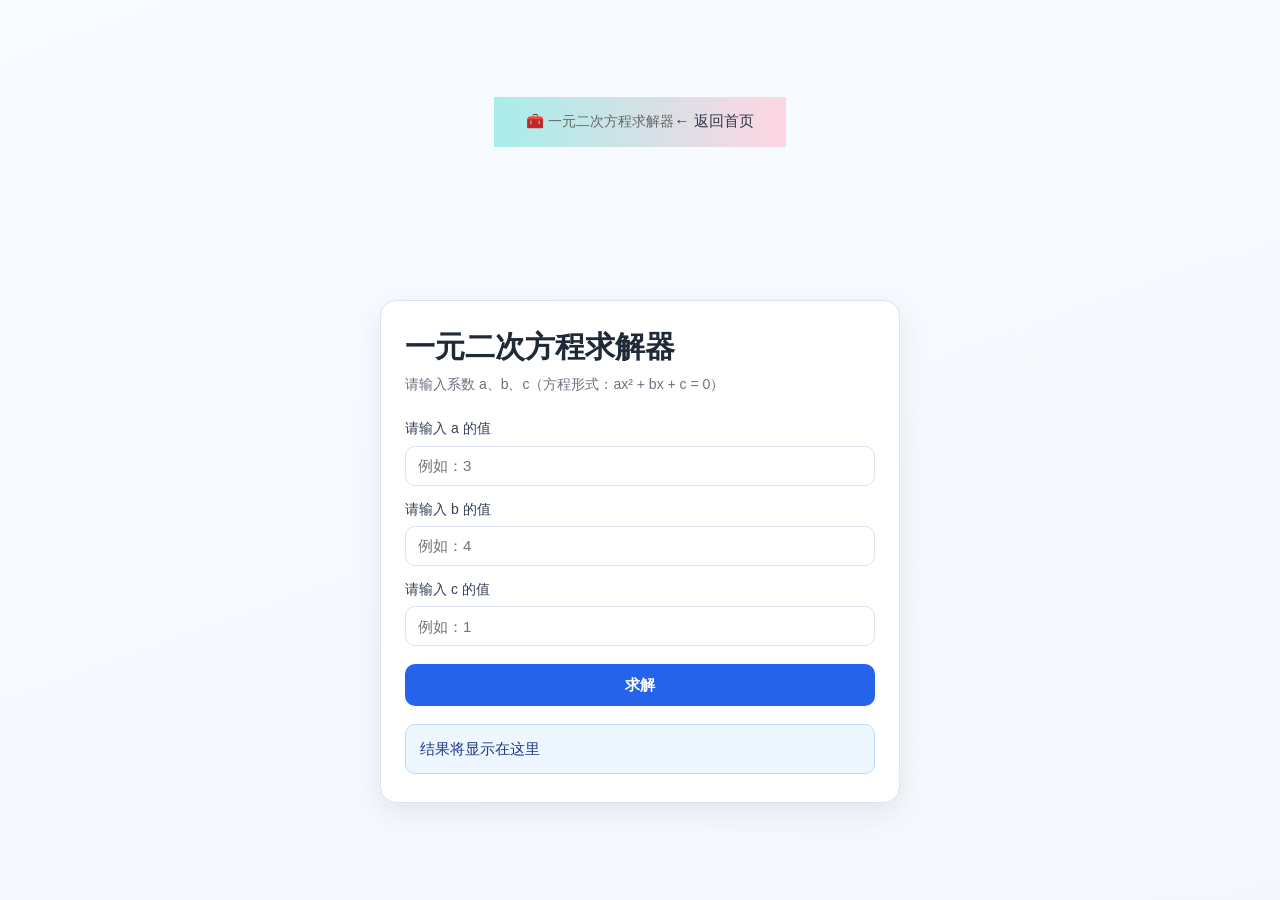
<file: pages/solver.html>
<!DOCTYPE html>
<html lang="zh-CN">
<head>
    <meta charset="UTF-8">
    <link rel="icon" href="/favicon.svg" type="image/svg+xml">
    <meta name="viewport" content="width=device-width, initial-scale=1.0">
    <title>一元二次方程求解器</title>
    <link rel="stylesheet" href="../assets/css/style.css">
    <style>
        :root {
            --bg: #f4f7fb;
            --card: #ffffff;
            --text: #1f2937;
            --muted: #6b7280;
            --border: #dbe3ef;
            --primary: #2563eb;
            --primary-hover: #1d4ed8;
            --success-bg: #eef6ff;
            --success-border: #bfdbfe;
        }

        * {
            box-sizing: border-box;
        }

        body {
            margin: 0;
            min-height: 100vh;
            font-family: -apple-system, BlinkMacSystemFont, "Segoe UI", Roboto, "Helvetica Neue", Arial, "Noto Sans", "PingFang SC", "Hiragino Sans GB", "Microsoft YaHei", sans-serif;
            background: linear-gradient(160deg, #f8fbff 0%, var(--bg) 100%);
            color: var(--text);
            display: grid;
            place-items: center;
            padding: 20px;
        }

        .card {
            width: 100%;
            max-width: 520px;
            background: var(--card);
            border: 1px solid var(--border);
            border-radius: 16px;
            padding: 28px 24px;
            box-shadow: 0 10px 30px rgba(16, 24, 40, 0.08);
        }

        h1 {
            margin: 0 0 8px;
            font-size: 30px;
            line-height: 1.2;
        }

        .subtitle {
            margin: 0 0 22px;
            color: var(--muted);
            font-size: 14px;
        }

        .form-row {
            margin-bottom: 12px;
        }

        label {
            display: block;
            margin-bottom: 6px;
            font-size: 14px;
            color: #374151;
        }

        input[type="text"] {
            width: 100%;
            height: 40px;
            border: 1px solid var(--border);
            border-radius: 10px;
            padding: 0 12px;
            font-size: 15px;
            outline: none;
            transition: border-color .2s, box-shadow .2s;
        }

        input[type="text"]:focus {
            border-color: var(--primary);
            box-shadow: 0 0 0 3px rgba(37, 99, 235, 0.12);
        }

        .btn {
            width: 100%;
            height: 42px;
            border: none;
            border-radius: 10px;
            background: var(--primary);
            color: #fff;
            font-size: 15px;
            font-weight: 600;
            cursor: pointer;
            transition: background .2s, transform .05s;
            margin-top: 6px;
        }

        .btn:hover {
            background: var(--primary-hover);
        }

        .btn:active {
            transform: translateY(1px);
        }

        .result {
            margin-top: 18px;
            padding: 12px 14px;
            min-height: 46px;
            border-radius: 10px;
            border: 1px solid var(--success-border);
            background: var(--success-bg);
            color: #1e3a8a;
            line-height: 1.6;
            font-size: 15px;
        }
    </style>
</head>
<body>
    <div class="site-bar">
        <span>🧰 一元二次方程求解器</span>
        <a href="../index.html">← 返回首页</a>
    </div>
    <main class="card">
        <h1>一元二次方程求解器</h1>
        <p class="subtitle">请输入系数 a、b、c（方程形式：ax² + bx + c = 0）</p>

        <div class="form-row">
            <label for="a">请输入 a 的值</label>
            <input id="a" type="text" placeholder="例如：3">
        </div>

        <div class="form-row">
            <label for="b">请输入 b 的值</label>
            <input id="b" type="text" placeholder="例如：4">
        </div>

        <div class="form-row">
            <label for="c">请输入 c 的值</label>
            <input id="c" type="text" placeholder="例如：1">
        </div>

        <button class="btn" onclick="solve()">求解</button>

        <div class="result" id="result">结果将显示在这里</div>
    </main>

    <script>
        function solve(){
            var a=parseFloat(document.getElementById("a").value);
            var b=parseFloat(document.getElementById("b").value);
            var c=parseFloat(document.getElementById("c").value);
            var result=document.getElementById("result");

            if (isNaN(a) || isNaN(b) || isNaN(c)) {
                result.textContent = "请输入有效数字。";
                return;
            }

            if (a === 0) {
                result.textContent = "a 不能为 0，否则这不是一元二次方程。";
                return;
            }

            var delta=b*b-4*a*c;
            if(delta<0){
                result.textContent = "该方程在实数范围内无解。";
            }
            else if(delta==0){
                var x=-b/(2*a);
                result.textContent = "方程有一个实数解：x1 = x2 = " + x;
            }
            else{
                var x1=(-b+Math.sqrt(delta))/(2*a);
                var x2=(-b-Math.sqrt(delta))/(2*a);
                result.textContent = "方程有两个实数解：x1 = " + x1 + "，x2 = " + x2;
            }
        }
    </script>
</body>
</html>
</file>
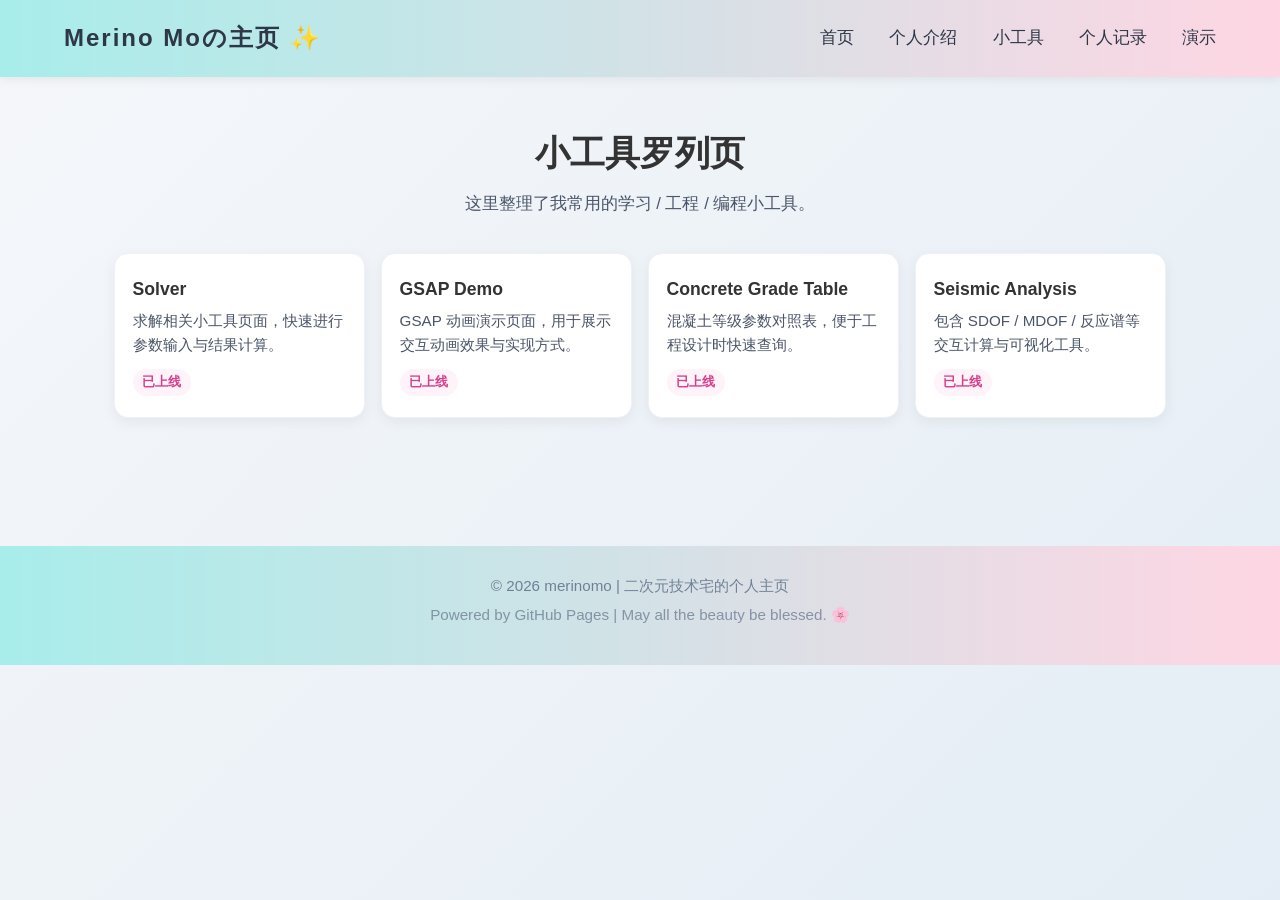
<file: pages/tools.html>
<!DOCTYPE html>
<html lang="zh-CN">
<head>
    <meta charset="UTF-8">
    <link rel="icon" href="/favicon.svg" type="image/svg+xml">
        <meta name="description" content="实用工具集合 — 工程计算与效率工具">
    <meta name="keywords" content="工具, 工程计算, 求解器, 地震分析">
    <meta name="viewport" content="width=device-width, initial-scale=1.0">
    <title>Merino Mo | 我的小工具</title>
    <link rel="stylesheet" href="../assets/css/style.css">
    <style>
        .container {
            max-width: 1100px;
            margin: 0 auto;
            padding: 3rem 1.5rem 4rem;
        }

        .page-header {
            text-align: center;
            margin-bottom: 2.2rem;
        }

        .page-header h1 {
            font-size: 2.2rem;
            margin-bottom: 0.6rem;
        }

        .page-header p {
            color: #4a5568;
            font-size: 1.05rem;
        }

        .tools-grid {
            display: grid;
            grid-template-columns: repeat(auto-fit, minmax(240px, 1fr));
            gap: 1rem;
        }

        .tool-card {
            background: #fff;
            border-radius: 14px;
            padding: 1.3rem 1.1rem;
            box-shadow: 0 4px 14px rgba(0,0,0,0.06);
            border: 1px solid #eef2f7;
            transition: transform 0.2s ease, box-shadow 0.2s ease;
        }

        .tool-link {
            text-decoration: none;
            color: inherit;
            display: block;
        }

        .tool-card:hover {
            transform: translateY(-4px);
            box-shadow: 0 8px 20px rgba(0,0,0,0.12);
        }

        .tool-name {
            font-size: 1.1rem;
            font-weight: 700;
            margin-bottom: 0.4rem;
        }

        .tool-desc {
            color: #4a5568;
            font-size: 0.95rem;
            line-height: 1.6;
        }

        .tool-tag {
            display: inline-block;
            margin-top: 0.7rem;
            padding: 0.2rem 0.6rem;
            border-radius: 999px;
            font-size: 0.8rem;
            background: #fef3f8;
            color: #d53f8c;
            font-weight: 600;
        }

        footer {
            text-align: center;
            padding: 1.5rem 1rem 2rem;
            color: #718096;
            font-size: 0.95rem;
        }
    </style>
</head>
<body>
    <nav class="navbar">
        <div class="navbar-brand"><a href="../index.html">Merino Moの主页 ✨</a></div>
        <div class="navbar-links">
            <a href="../index.html">首页</a>
            <a href="resume.html">个人介绍</a>
            <a href="tools.html">小工具</a>
            <a href="blog.html">个人记录</a>
            <a href="demo.html">演示</a>
        </div>
    </nav>

    <main class="container">
        <div class="page-header">
            <h1>小工具罗列页</h1>
            <p>这里整理了我常用的学习 / 工程 / 编程小工具。</p>
        </div>

        <section class="tools-grid">
            <a class="tool-link" href="solver.html">
                <article class="tool-card">
                    <h2 class="tool-name">Solver</h2>
                    <p class="tool-desc">求解相关小工具页面，快速进行参数输入与结果计算。</p>
                    <span class="tool-tag">已上线</span>
                </article>
            </a>

            <a class="tool-link" href="GSAP_demo.html">
                <article class="tool-card">
                    <h2 class="tool-name">GSAP Demo</h2>
                    <p class="tool-desc">GSAP 动画演示页面，用于展示交互动画效果与实现方式。</p>
                    <span class="tool-tag">已上线</span>
                </article>
            </a>

            <a class="tool-link" href="concrete_grade_table.html">
                <article class="tool-card">
                    <h2 class="tool-name">Concrete Grade Table</h2>
                    <p class="tool-desc">混凝土等级参数对照表，便于工程设计时快速查询。</p>
                    <span class="tool-tag">已上线</span>
                </article>
            </a>

            <a class="tool-link" href="seismic_analysis.html">
                <article class="tool-card">
                    <h2 class="tool-name">Seismic Analysis</h2>
                    <p class="tool-desc">包含 SDOF / MDOF / 反应谱等交互计算与可视化工具。</p>
                    <span class="tool-tag">已上线</span>
                </article>
            </a>
        </section>
    </main>

    <footer>
        <p class="copyright">© 2026 merinomo | 二次元技术宅的个人主页</p>
        <p style="opacity:0.8;">Powered by GitHub Pages | May all the beauty be blessed. 🌸</p>
    </footer>
</body>
</html>
</file>
<file: assets/css/style.css>
/* ───── 站点全局样式 ───── */
*,*::before,*::after{margin:0;padding:0;box-sizing:border-box}
html{scroll-behavior:smooth}
body{
  font-family:"PingFang SC","Hiragino Sans GB","Microsoft YaHei",sans-serif;
  line-height:1.6;color:#333;
  background:linear-gradient(135deg,#f5f7fa 0%,#e4edf5 100%);
  background-attachment:fixed;min-height:100vh;
}

/* ───── 导航栏 - 二次元马卡龙渐变 ───── */
.navbar{
  background:linear-gradient(90deg,#a8edea 0%,#fed6e3 100%);
  color:#2d3748;padding:1.2rem 4rem;
  display:flex;justify-content:space-between;align-items:center;
  box-shadow:0 2px 10px rgba(0,0,0,0.08);
  position:sticky;top:0;z-index:999;
}
.navbar-brand{font-size:1.5rem;font-weight:700;letter-spacing:2px}
.navbar-brand a{color:inherit;text-decoration:none}
.navbar-links{display:flex;flex-wrap:wrap;gap:0.4rem}
.navbar-links a{
  color:#2d3748;text-decoration:none;margin-left:1.8rem;
  font-size:1.05rem;font-weight:500;transition:all 0.3s ease;
}
.navbar-links a:hover{color:#ff6b9d;transform:translateY(-2px)}

/* ───── 顶端返回条（工具页用） ───── */
.site-bar{
  background:linear-gradient(90deg,#a8edea 0%,#fed6e3 100%);
  padding:0.8rem 2rem;display:flex;justify-content:space-between;align-items:center;
}
.site-bar a{color:#2d3748;text-decoration:none;font-weight:500;font-size:0.95rem}
.site-bar a:hover{color:#ff6b9d}
.site-bar span{color:#666;font-size:0.9rem}

/* ───── 页脚 ───── */
footer{
  background:linear-gradient(90deg,#a8edea 0%,#fed6e3 100%);
  color:#2d3748;text-align:center;padding:1.5rem 1rem;margin-top:4rem;
}
footer p{margin:0.3rem 0;font-size:0.95rem}

/* ───── 响应式 ───── */
@media(max-width:768px){
  .navbar{padding:1rem 1.5rem;flex-direction:column;gap:0.6rem}
  .navbar-links a{margin:0 0.6rem}
  .site-bar{flex-direction:column;gap:0.4rem;text-align:center}
}
</file>
